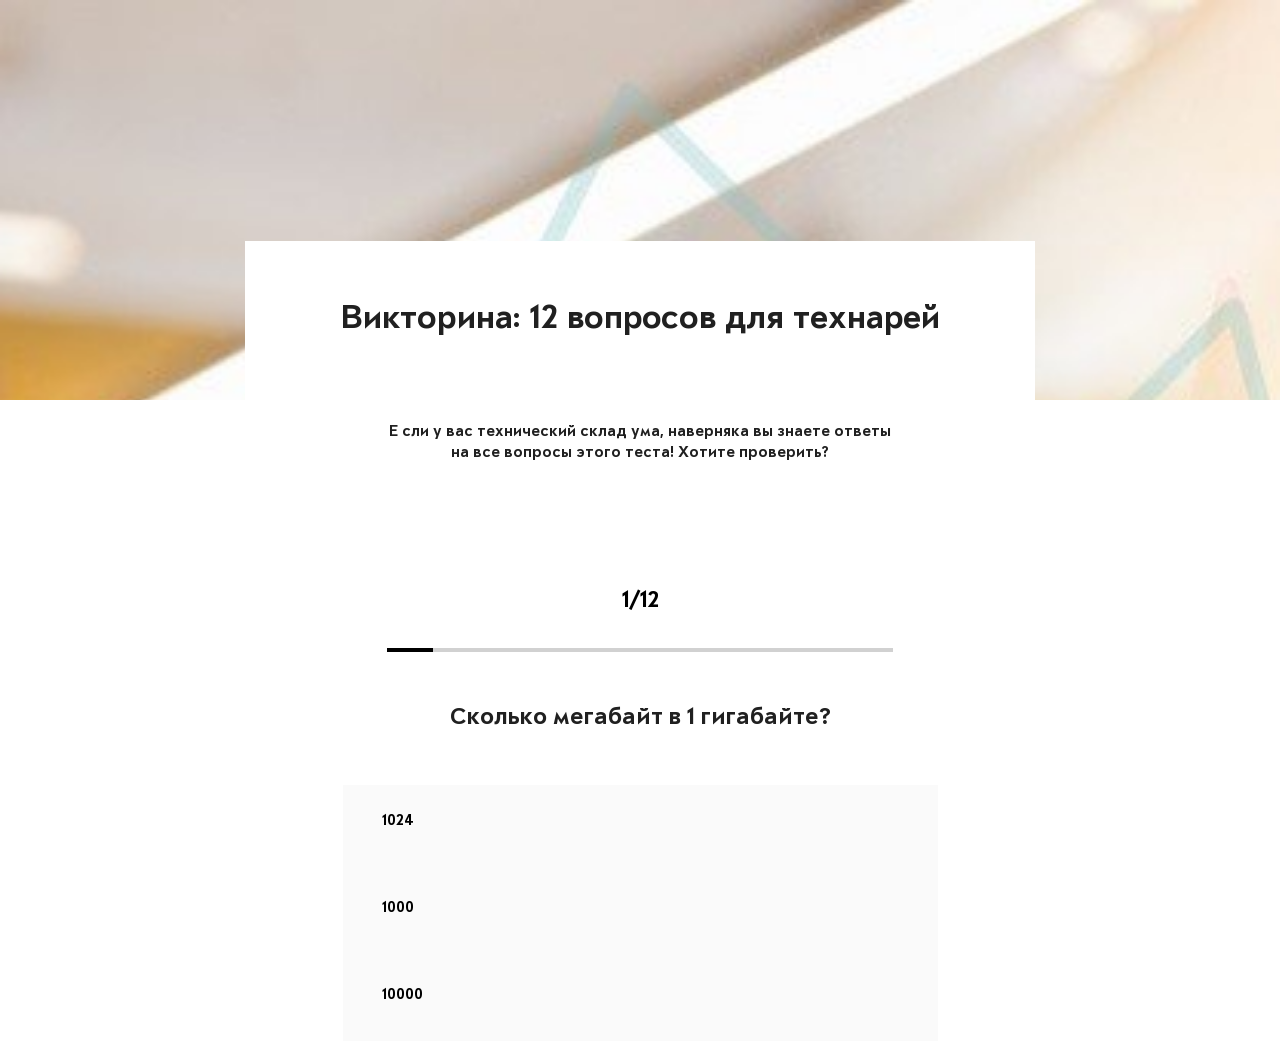
<file: index.html>
<!doctype html>
<html lang="en">
<head>
    <meta charset="UTF-8">
    <meta name="viewport"
          content="width=device-width, user-scalable=no, initial-scale=1.0, maximum-scale=1.0, minimum-scale=1.0">
    <meta http-equiv="X-UA-Compatible" content="ie=edge">
    <title>Document</title>
    <link rel="stylesheet" href="style.css">
    <link rel="stylesheet" href="https://use.fontawesome.com/releases/v5.11.2/css/all.css">
</head>
<body>
    <div class="backgroundPicture"></div>
    <div class="content">
        <div class="header">
            <div>Викторина: 12 вопросов для технарей</div>
        </div>
        <div class="subHeader">
            <div>
                Если у вас технический склад ума, наверняка вы знаете
                ответы на все вопросы этого теста! Хотите проверить?
            </div>
        </div>
        <div class="progress">
            <div></div>
        </div>
        <div class="progressBar">
            <div id="bar"></div>
        </div>
        <div class="question"></div>
        <div class="answers">
            <div></div>
            <div></div>
            <div></div>
        </div>
    </div>


    <div class="resultBlock">
        <div class="resultProgress">
            <span></span>
        </div>
        <div class="resultConclusion">
            Синок ты слишком молод
        </div>
        <div class="resultQuestion">
            А какие интересные вопросы знаете вы?
        </div>
        <div class="icons">
            <i class="fab fa-telegram-plane"></i>
            <i class="fab fa-vk"></i>
            <i class="fab fa-twitter"></i>
            <i class="fab fa-facebook-f"></i>
        </div>
    </div>

<script src="script.js"></script>
</body>
</html>
</file>
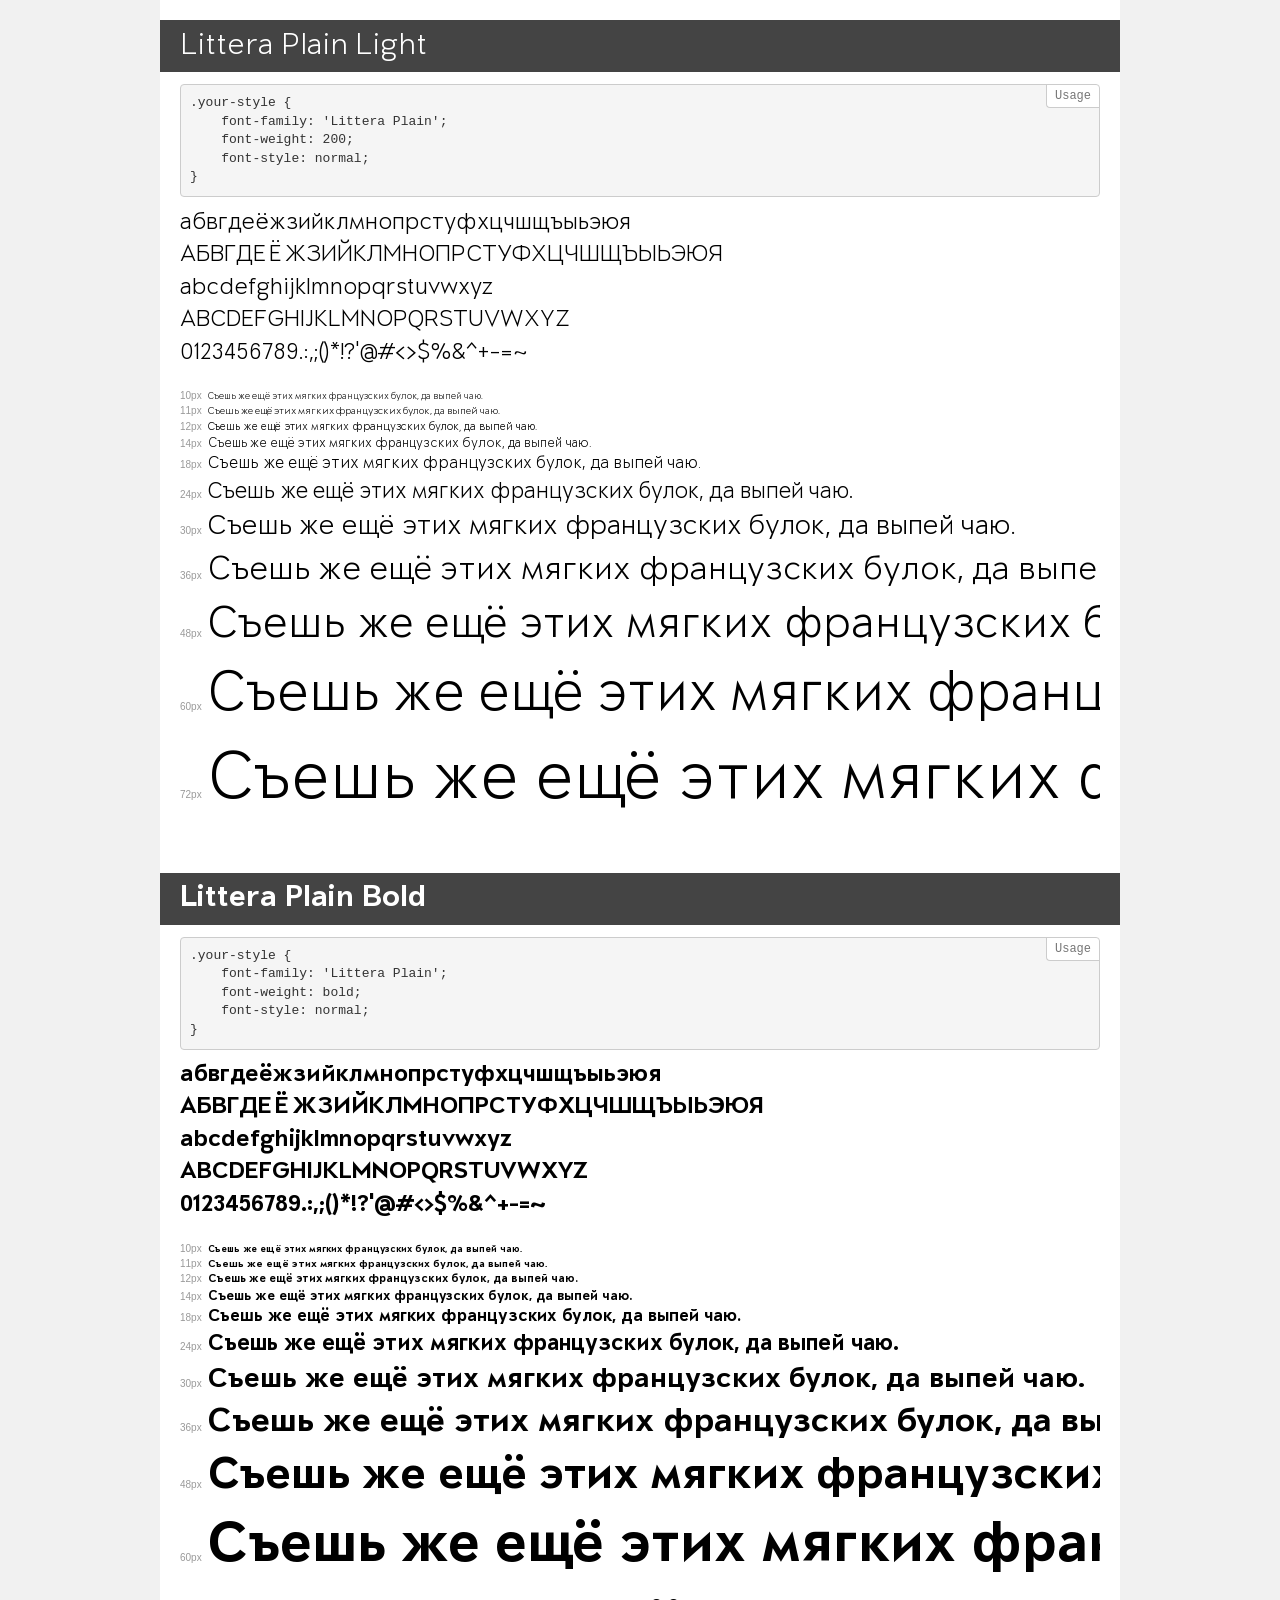
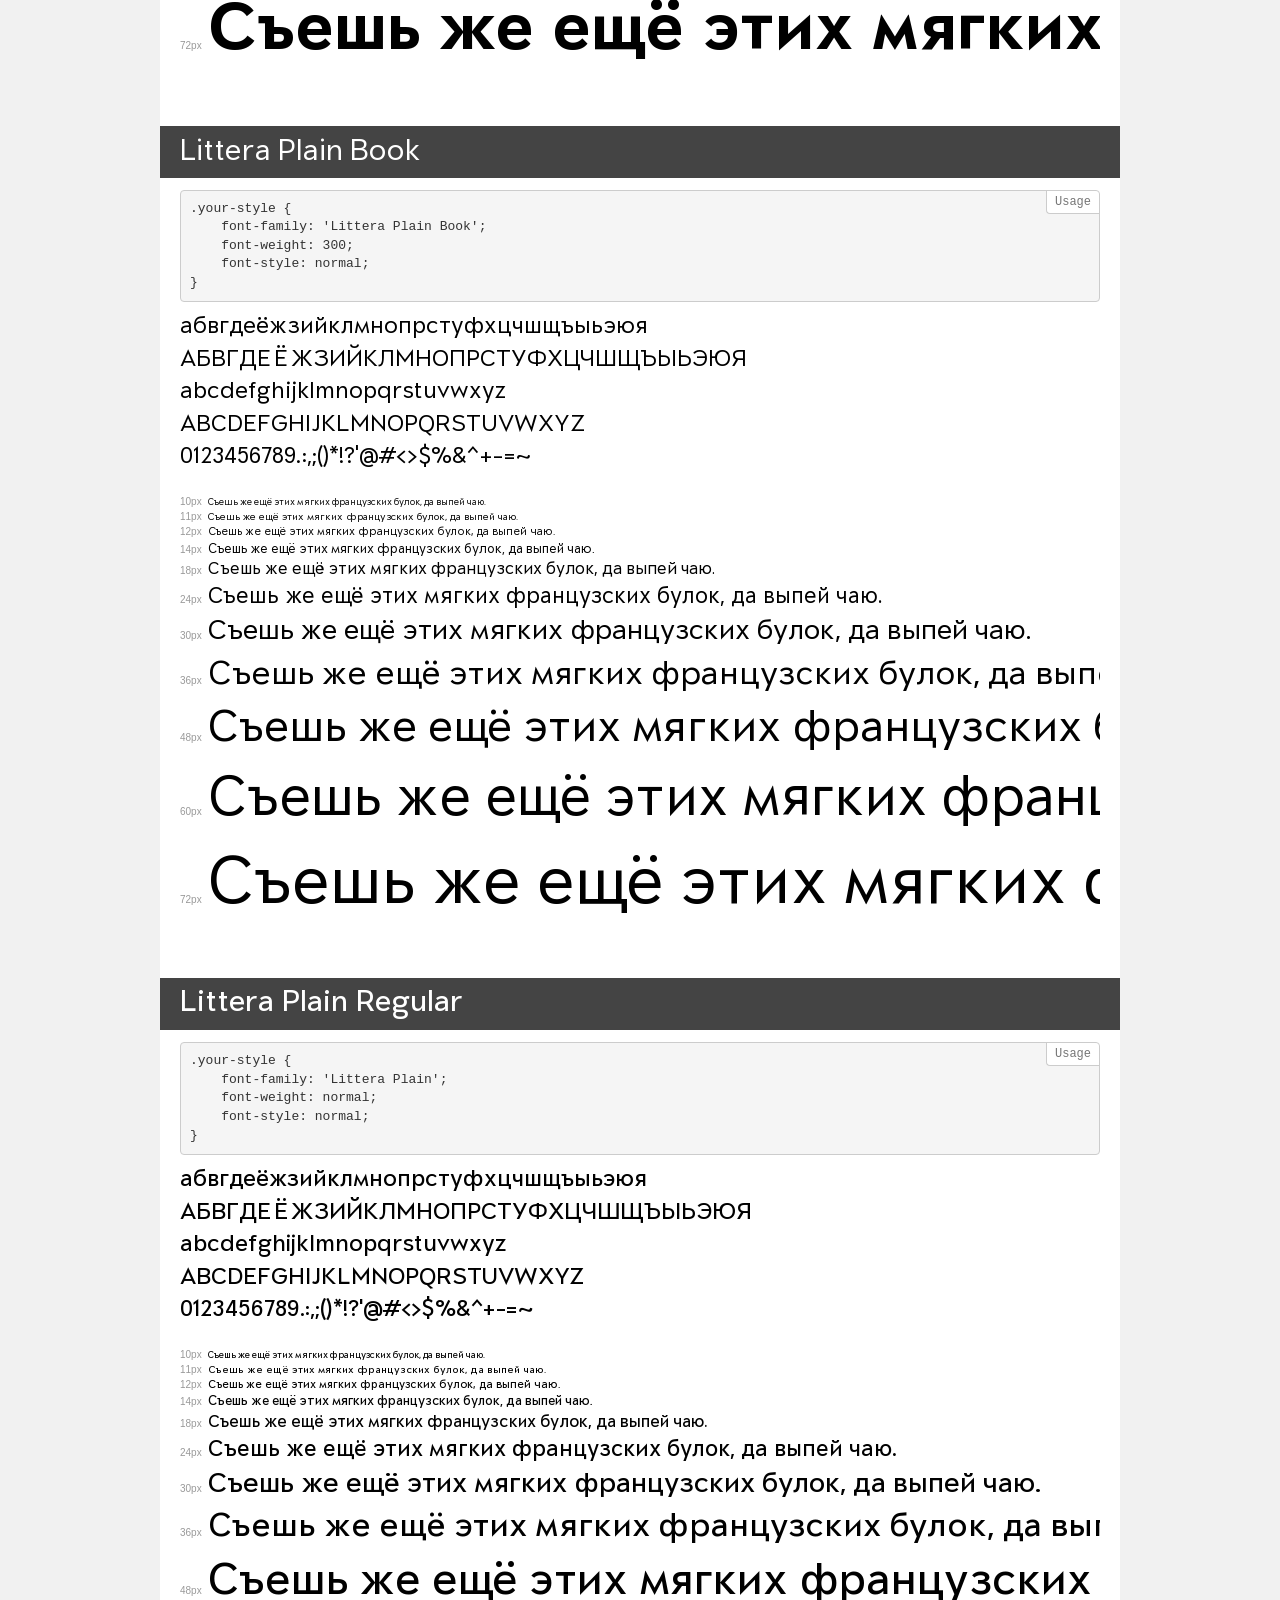
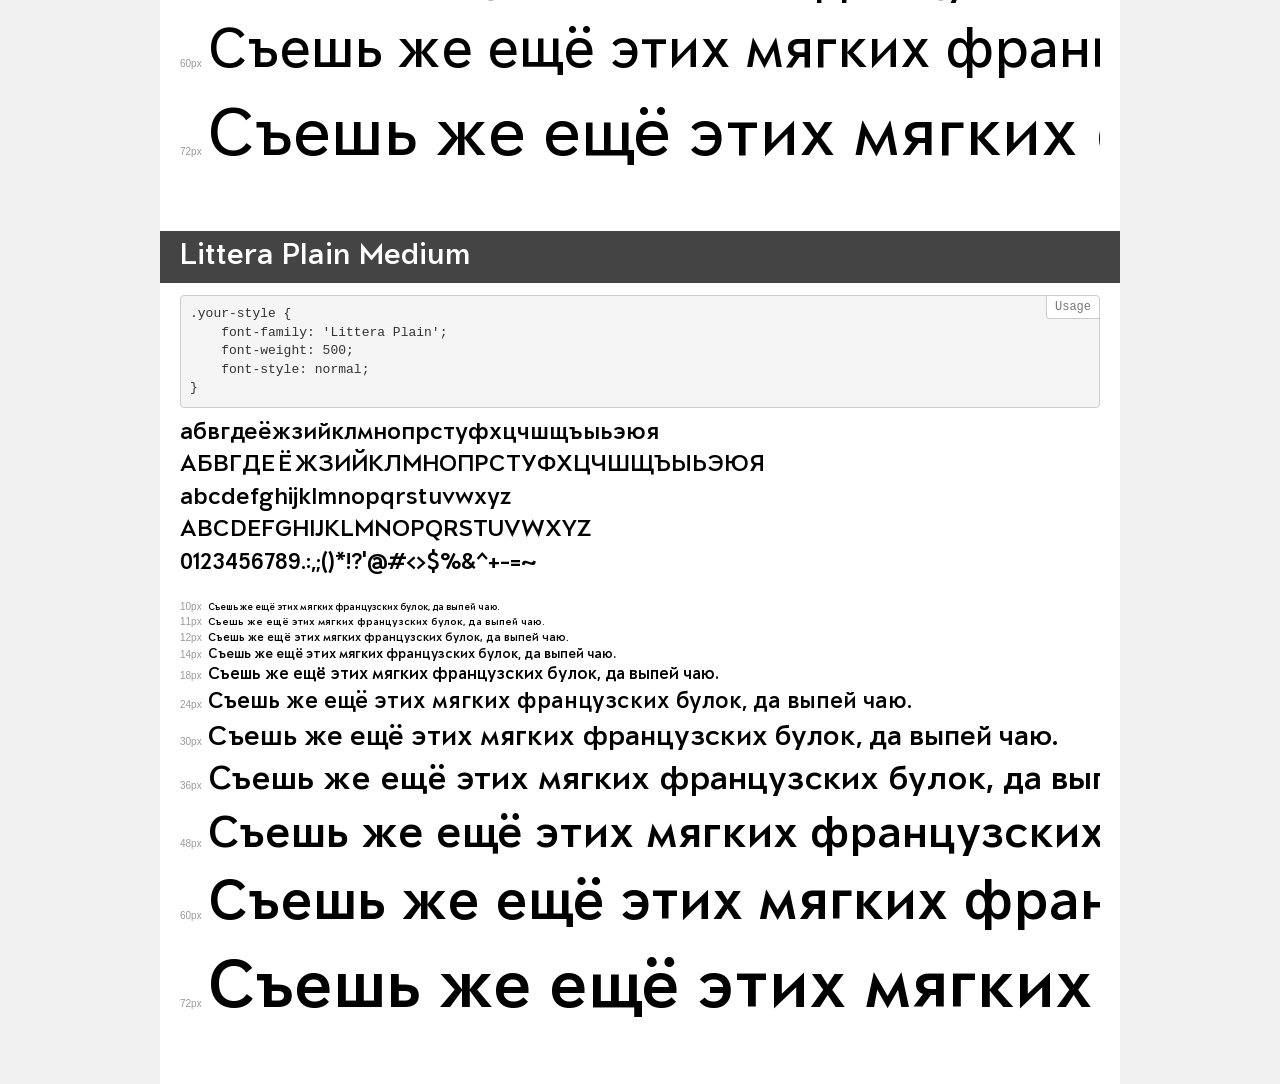
<file: font/LitteraPlain/demo.html>
<!DOCTYPE html>
<html>
<head>
	<meta charset="utf-8">
	<meta http-equiv="X-UA-Compatible" content="IE=edge">
	<meta name="viewport" content="width=device-width, initial-scale=1">
	<meta name="robots" content="noindex, noarchive">
	<title>Transfonter demo</title>
	<link href="stylesheet.css" rel="stylesheet">
	<style>
		/*
		http://meyerweb.com/eric/tools/css/reset/
		v2.0 | 20110126
		License: none (public domain)
		*/
		html, body, div, span, applet, object, iframe,
		h1, h2, h3, h4, h5, h6, p, blockquote, pre,
		a, abbr, acronym, address, big, cite, code,
		del, dfn, em, img, ins, kbd, q, s, samp,
		small, strike, strong, sub, sup, tt, var,
		b, u, i, center,
		dl, dt, dd, ol, ul, li,
		fieldset, form, label, legend,
		table, caption, tbody, tfoot, thead, tr, th, td,
		article, aside, canvas, details, embed,
		figure, figcaption, footer, header, hgroup,
		menu, nav, output, ruby, section, summary,
		time, mark, audio, video {
			margin: 0;
			padding: 0;
			border: 0;
			font-size: 100%;
			font: inherit;
			vertical-align: baseline;
		}
		/* HTML5 display-role reset for older browsers */
		article, aside, details, figcaption, figure,
		footer, header, hgroup, menu, nav, section {
			display: block;
		}
		body {
			line-height: 1;
		}
		ol, ul {
			list-style: none;
		}
		blockquote, q {
			quotes: none;
		}
		blockquote:before, blockquote:after,
		q:before, q:after {
			content: '';
			content: none;
		}
		table {
			border-collapse: collapse;
			border-spacing: 0;
		}
		/* common styles */
		body {
			background: #f1f1f1;
			color: #000;
		}
		.page {
			background: #fff;
			width: 920px;
			margin: 0 auto;
			padding: 20px 20px 0 20px;
			overflow: hidden;
		}
		.font-container {
			overflow-x: auto;
			overflow-y: hidden;
			margin-bottom: 40px;
			line-height: 1.3;
			white-space: nowrap;
			padding-bottom: 5px;
		}
		h1 {
			position: relative;
			background: #444;
			font-size: 32px;
			color: #fff;
			padding: 10px 20px;
			margin: 0 -20px 12px -20px;
		}
		.letters {
			font-size: 25px;
			margin-bottom: 20px;
		}
		.s10:before {
			content: '10px';
		}
		.s11:before {
			content: '11px';
		}
		.s12:before {
			content: '12px';
		}
		.s14:before {
			content: '14px';
		}
		.s18:before {
			content: '18px';
		}
		.s24:before {
			content: '24px';
		}
		.s30:before {
			content: '30px';
		}
		.s36:before {
			content: '36px';
		}
		.s48:before {
			content: '48px';
		}
		.s60:before {
			content: '60px';
		}
		.s72:before {
			content: '72px';
		}
		.s10:before, .s11:before, .s12:before, .s14:before,
		.s18:before, .s24:before, .s30:before, .s36:before,
		.s48:before, .s60:before, .s72:before {
			font-family: Arial, sans-serif;
			font-size: 10px;
			font-weight: normal;
			font-style: normal;
			color: #999;
			padding-right: 6px;
		}
		pre {
			display: block;
			position: relative;
			padding: 9px;
			margin: 0 0 10px;
			font-family: Monaco, Menlo, Consolas, "Courier New", monospace !important;
			font-size: 13px;
			line-height: 1.428571429;
			color: #333;
			font-weight: normal !important;
			font-style: normal !important;
			background-color: #f5f5f5;
			border: 1px solid #ccc;
			overflow-x: auto;
			border-radius: 4px;
		}
		pre:after {
			display: block;
			position: absolute;
			right: 0;
			top: 0;
			content: 'Usage';
			line-height: 1;
			padding: 5px 8px;
			font-size: 12px;
			color: #767676;
			background-color: #fff;
			border: 1px solid #ccc;
			border-right: none;
			border-top: none;
			border-radius: 0 4px 0 4px;
			z-index: 10;
		}
		/* responsive */
		@media (max-width: 959px) {
			.page {
				width: auto;
				margin: 0;
			}
		}
	</style>
</head>
<body>
<div class="page">
	<div class="demo" style="font-family: 'Littera Plain'; font-weight: 200; font-style: normal;">
		<h1>Littera Plain Light</h1>
		<pre>.your-style {
    font-family: 'Littera Plain';
    font-weight: 200;
    font-style: normal;
}</pre>
		<div class="font-container">
			<p class="letters">
				абвгдеёжзийклмнопрстуфхцчшщъыьэюя <br />
				АБВГДЕЁЖЗИЙКЛМНОПРСТУФХЦЧШЩЪЫЬЭЮЯ <br />
				abcdefghijklmnopqrstuvwxyz <br />
				ABCDEFGHIJKLMNOPQRSTUVWXYZ <br />				0123456789.:,;()*!?'@#<>$%&^+-=~
			</p>
			<p class="s10" style="font-size: 10px;">Съешь же ещё этих мягких французских булок, да выпей чаю.</p>
			<p class="s11" style="font-size: 11px;">Съешь же ещё этих мягких французских булок, да выпей чаю.</p>
			<p class="s12" style="font-size: 12px;">Съешь же ещё этих мягких французских булок, да выпей чаю.</p>
			<p class="s14" style="font-size: 14px;">Съешь же ещё этих мягких французских булок, да выпей чаю.</p>
			<p class="s18" style="font-size: 18px;">Съешь же ещё этих мягких французских булок, да выпей чаю.</p>
			<p class="s24" style="font-size: 24px;">Съешь же ещё этих мягких французских булок, да выпей чаю.</p>
			<p class="s30" style="font-size: 30px;">Съешь же ещё этих мягких французских булок, да выпей чаю.</p>
			<p class="s36" style="font-size: 36px;">Съешь же ещё этих мягких французских булок, да выпей чаю.</p>
			<p class="s48" style="font-size: 48px;">Съешь же ещё этих мягких французских булок, да выпей чаю.</p>
			<p class="s60" style="font-size: 60px;">Съешь же ещё этих мягких французских булок, да выпей чаю.</p>
			<p class="s72" style="font-size: 72px;">Съешь же ещё этих мягких французских булок, да выпей чаю.</p>
		</div>
	</div>
	<div class="demo" style="font-family: 'Littera Plain'; font-weight: bold; font-style: normal;">
		<h1>Littera Plain Bold</h1>
		<pre>.your-style {
    font-family: 'Littera Plain';
    font-weight: bold;
    font-style: normal;
}</pre>
		<div class="font-container">
			<p class="letters">
				абвгдеёжзийклмнопрстуфхцчшщъыьэюя <br />
				АБВГДЕЁЖЗИЙКЛМНОПРСТУФХЦЧШЩЪЫЬЭЮЯ <br />
				abcdefghijklmnopqrstuvwxyz <br />
				ABCDEFGHIJKLMNOPQRSTUVWXYZ <br />				0123456789.:,;()*!?'@#<>$%&^+-=~
			</p>
			<p class="s10" style="font-size: 10px;">Съешь же ещё этих мягких французских булок, да выпей чаю.</p>
			<p class="s11" style="font-size: 11px;">Съешь же ещё этих мягких французских булок, да выпей чаю.</p>
			<p class="s12" style="font-size: 12px;">Съешь же ещё этих мягких французских булок, да выпей чаю.</p>
			<p class="s14" style="font-size: 14px;">Съешь же ещё этих мягких французских булок, да выпей чаю.</p>
			<p class="s18" style="font-size: 18px;">Съешь же ещё этих мягких французских булок, да выпей чаю.</p>
			<p class="s24" style="font-size: 24px;">Съешь же ещё этих мягких французских булок, да выпей чаю.</p>
			<p class="s30" style="font-size: 30px;">Съешь же ещё этих мягких французских булок, да выпей чаю.</p>
			<p class="s36" style="font-size: 36px;">Съешь же ещё этих мягких французских булок, да выпей чаю.</p>
			<p class="s48" style="font-size: 48px;">Съешь же ещё этих мягких французских булок, да выпей чаю.</p>
			<p class="s60" style="font-size: 60px;">Съешь же ещё этих мягких французских булок, да выпей чаю.</p>
			<p class="s72" style="font-size: 72px;">Съешь же ещё этих мягких французских булок, да выпей чаю.</p>
		</div>
	</div>
	<div class="demo" style="font-family: 'Littera Plain Book'; font-weight: 300; font-style: normal;">
		<h1>Littera Plain Book</h1>
		<pre>.your-style {
    font-family: 'Littera Plain Book';
    font-weight: 300;
    font-style: normal;
}</pre>
		<div class="font-container">
			<p class="letters">
				абвгдеёжзийклмнопрстуфхцчшщъыьэюя <br />
				АБВГДЕЁЖЗИЙКЛМНОПРСТУФХЦЧШЩЪЫЬЭЮЯ <br />
				abcdefghijklmnopqrstuvwxyz <br />
				ABCDEFGHIJKLMNOPQRSTUVWXYZ <br />				0123456789.:,;()*!?'@#<>$%&^+-=~
			</p>
			<p class="s10" style="font-size: 10px;">Съешь же ещё этих мягких французских булок, да выпей чаю.</p>
			<p class="s11" style="font-size: 11px;">Съешь же ещё этих мягких французских булок, да выпей чаю.</p>
			<p class="s12" style="font-size: 12px;">Съешь же ещё этих мягких французских булок, да выпей чаю.</p>
			<p class="s14" style="font-size: 14px;">Съешь же ещё этих мягких французских булок, да выпей чаю.</p>
			<p class="s18" style="font-size: 18px;">Съешь же ещё этих мягких французских булок, да выпей чаю.</p>
			<p class="s24" style="font-size: 24px;">Съешь же ещё этих мягких французских булок, да выпей чаю.</p>
			<p class="s30" style="font-size: 30px;">Съешь же ещё этих мягких французских булок, да выпей чаю.</p>
			<p class="s36" style="font-size: 36px;">Съешь же ещё этих мягких французских булок, да выпей чаю.</p>
			<p class="s48" style="font-size: 48px;">Съешь же ещё этих мягких французских булок, да выпей чаю.</p>
			<p class="s60" style="font-size: 60px;">Съешь же ещё этих мягких французских булок, да выпей чаю.</p>
			<p class="s72" style="font-size: 72px;">Съешь же ещё этих мягких французских булок, да выпей чаю.</p>
		</div>
	</div>
	<div class="demo" style="font-family: 'Littera Plain'; font-weight: normal; font-style: normal;">
		<h1>Littera Plain Regular</h1>
		<pre>.your-style {
    font-family: 'Littera Plain';
    font-weight: normal;
    font-style: normal;
}</pre>
		<div class="font-container">
			<p class="letters">
				абвгдеёжзийклмнопрстуфхцчшщъыьэюя <br />
				АБВГДЕЁЖЗИЙКЛМНОПРСТУФХЦЧШЩЪЫЬЭЮЯ <br />
				abcdefghijklmnopqrstuvwxyz <br />
				ABCDEFGHIJKLMNOPQRSTUVWXYZ <br />				0123456789.:,;()*!?'@#<>$%&^+-=~
			</p>
			<p class="s10" style="font-size: 10px;">Съешь же ещё этих мягких французских булок, да выпей чаю.</p>
			<p class="s11" style="font-size: 11px;">Съешь же ещё этих мягких французских булок, да выпей чаю.</p>
			<p class="s12" style="font-size: 12px;">Съешь же ещё этих мягких французских булок, да выпей чаю.</p>
			<p class="s14" style="font-size: 14px;">Съешь же ещё этих мягких французских булок, да выпей чаю.</p>
			<p class="s18" style="font-size: 18px;">Съешь же ещё этих мягких французских булок, да выпей чаю.</p>
			<p class="s24" style="font-size: 24px;">Съешь же ещё этих мягких французских булок, да выпей чаю.</p>
			<p class="s30" style="font-size: 30px;">Съешь же ещё этих мягких французских булок, да выпей чаю.</p>
			<p class="s36" style="font-size: 36px;">Съешь же ещё этих мягких французских булок, да выпей чаю.</p>
			<p class="s48" style="font-size: 48px;">Съешь же ещё этих мягких французских булок, да выпей чаю.</p>
			<p class="s60" style="font-size: 60px;">Съешь же ещё этих мягких французских булок, да выпей чаю.</p>
			<p class="s72" style="font-size: 72px;">Съешь же ещё этих мягких французских булок, да выпей чаю.</p>
		</div>
	</div>
	<div class="demo" style="font-family: 'Littera Plain'; font-weight: 500; font-style: normal;">
		<h1>Littera Plain Medium</h1>
		<pre>.your-style {
    font-family: 'Littera Plain';
    font-weight: 500;
    font-style: normal;
}</pre>
		<div class="font-container">
			<p class="letters">
				абвгдеёжзийклмнопрстуфхцчшщъыьэюя <br />
				АБВГДЕЁЖЗИЙКЛМНОПРСТУФХЦЧШЩЪЫЬЭЮЯ <br />
				abcdefghijklmnopqrstuvwxyz <br />
				ABCDEFGHIJKLMNOPQRSTUVWXYZ <br />				0123456789.:,;()*!?'@#<>$%&^+-=~
			</p>
			<p class="s10" style="font-size: 10px;">Съешь же ещё этих мягких французских булок, да выпей чаю.</p>
			<p class="s11" style="font-size: 11px;">Съешь же ещё этих мягких французских булок, да выпей чаю.</p>
			<p class="s12" style="font-size: 12px;">Съешь же ещё этих мягких французских булок, да выпей чаю.</p>
			<p class="s14" style="font-size: 14px;">Съешь же ещё этих мягких французских булок, да выпей чаю.</p>
			<p class="s18" style="font-size: 18px;">Съешь же ещё этих мягких французских булок, да выпей чаю.</p>
			<p class="s24" style="font-size: 24px;">Съешь же ещё этих мягких французских булок, да выпей чаю.</p>
			<p class="s30" style="font-size: 30px;">Съешь же ещё этих мягких французских булок, да выпей чаю.</p>
			<p class="s36" style="font-size: 36px;">Съешь же ещё этих мягких французских булок, да выпей чаю.</p>
			<p class="s48" style="font-size: 48px;">Съешь же ещё этих мягких французских булок, да выпей чаю.</p>
			<p class="s60" style="font-size: 60px;">Съешь же ещё этих мягких французских булок, да выпей чаю.</p>
			<p class="s72" style="font-size: 72px;">Съешь же ещё этих мягких французских булок, да выпей чаю.</p>
		</div>
	</div>
</div>
</body>
</html>
</file>
<file: style.css>
body{
    font-family: "LitteraPlain";
}
.backgroundPicture{
    position: absolute;
    width: 1920px;
    height: 400px;
    left: 0;
    top: 0;
    z-index: -1;
    background: url("images/fixedTopImage.jpg") no-repeat;
    background-size: cover;
}
.header{
    margin: 241px auto 0;
    width: 790px;
    height: 159px;
    background-color: white;
    text-align: center;
    display: table;
}
.header > div{
    width: 586px;
    height: 84px;
    margin: 0 auto;

    font-style: normal;
    font-weight: bold;
    font-size: 35px;
    line-height: 120%;

    text-align: center;
    display: table-cell;
    vertical-align: middle;
    color: #202020;
}
.subHeader{
    width: 507px;
    height: 63px;
    margin: 23px auto 0;

    font-style: normal;
    font-weight: normal;
    font-size: 16px;
    line-height: 21px;
    text-align: center;

    color: #202020;
}
.progress{
    width: 52px;
    height: 32px;
    margin: 100px auto 0;

    font-style: normal;
    font-weight: normal;
    font-size: 24px;
    line-height: 32px;

    text-align: center;

    color: #000000;
}
.progressBar{
    width: 502px;
    height: 0;
    margin: 30px auto 0;
    background-color: #D1D1D1;
    border: 2px solid #D1D1D1;
}
#bar{
    position: relative;
    left: -2px;
    top: -2px;
    background-color: black;
    border: 2px solid #000;
}
.question{
    width: 535px;
    margin: 50px auto 0;

    font-style: normal;
    font-weight: normal;
    font-size: 25px;
    line-height: 33px;
    text-align: center;

    color: #202020;

}
.answers{
    width: 535px;
    margin: 50px auto 0;
    padding: 15px 31px 16px 29px;

    background: #FAFAFA;
}
.answers > div{
    font-style: normal;
    font-weight: 600;
    font-size: 16px;
    line-height: 120%;
    padding: 13px 10px 18px;
}
.answers > div > i{
    display: none;
    float: right;
    color: #EB7F00;
}
.answers > div:not(:last-child){
    margin-bottom: 37px;
}
.answers > div:hover {
    background-color: #EFE0B0;
    cursor: pointer;
}
.answers > div:hover > i{
    display: inline-block;
}
.resultBlock{
    width: 1356px;
    margin: 412px auto;
    background: #FFFFFF;
}
.resultProgress{
    font-style: normal;
    font-weight: bold;
    font-size: 30px;
    line-height: 120%;

    text-align: center;
    padding-top: 80px;
    color: #202020;
}
.resultProgress > span{
    font-style: normal;
    font-weight: bold;
    font-size: 80px;
    line-height: 120%;

    text-align: center;

    color: #EB7F00;
}
.resultConclusion{
    margin: 70px auto 0;

    font-style: normal;
    font-weight: bold;
    font-size: 50px;
    line-height: 120%;

    text-align: center;

    color: #EB7F00;
}
.resultQuestion{
    margin: 30px 0 75px;

    font-style: normal;
    font-weight: bold;
    font-size: 25px;
    line-height: 120%;

    text-align: center;

    color: #202020;

    opacity: 0.6;
}
.icons{
    display: flex;
    justify-content: center;
    padding-bottom: 93px;
    font-size: 25px;
}
.icons > i{
    display: block;
}
.icons > i:not(:last-child){
    margin-right: 55px;
}

@font-face {
    font-family: "LitteraPlain";
    src: url("font/LitteraPlain/LitteraPlainBold.ttf") format("truetype");
    font-style: normal;
    font-weight: normal;
}
</file>
<file: font/LitteraPlain/stylesheet.css>
/* This stylesheet generated by Transfonter (https://transfonter.org) on September 22, 2017 10:43 AM */

@font-face {
	font-family: 'Littera Plain';
	src: url('LitteraPlainLight.eot');
	src: local('Littera Plain Light'), local('LitteraPlainLight'),
		url('LitteraPlainLight.eot?#iefix') format('embedded-opentype'),
		url('LitteraPlainLight.woff') format('woff'),
		url('LitteraPlainLight.ttf') format('truetype');
	font-weight: 200;
	font-style: normal;
}

@font-face {
	font-family: 'Littera Plain';
	src: url('LitteraPlainBold.eot');
	src: local('Littera Plain Bold'), local('LitteraPlainBold'),
		url('LitteraPlainBold.eot?#iefix') format('embedded-opentype'),
		url('LitteraPlainBold.woff') format('woff'),
		url('LitteraPlainBold.ttf') format('truetype');
	font-weight: bold;
	font-style: normal;
}

@font-face {
	font-family: 'Littera Plain Book';
	src: url('LitteraPlainBook.eot');
	src: local('Littera Plain Book'), local('LitteraPlainBook'),
		url('LitteraPlainBook.eot?#iefix') format('embedded-opentype'),
		url('LitteraPlainBook.woff') format('woff'),
		url('LitteraPlainBook.ttf') format('truetype');
	font-weight: 300;
	font-style: normal;
}

@font-face {
	font-family: 'Littera Plain';
	src: url('LitteraPlainRegular.eot');
	src: local('Littera Plain Regular'), local('LitteraPlainRegular'),
		url('LitteraPlainRegular.eot?#iefix') format('embedded-opentype'),
		url('LitteraPlainRegular.woff') format('woff'),
		url('LitteraPlainRegular.ttf') format('truetype');
	font-weight: normal;
	font-style: normal;
}

@font-face {
	font-family: 'Littera Plain';
	src: url('LitteraPlainMedium.eot');
	src: local('Littera Plain Medium'), local('LitteraPlainMedium'),
		url('LitteraPlainMedium.eot?#iefix') format('embedded-opentype'),
		url('LitteraPlainMedium.woff') format('woff'),
		url('LitteraPlainMedium.ttf') format('truetype');
	font-weight: 500;
	font-style: normal;
}
</file>
